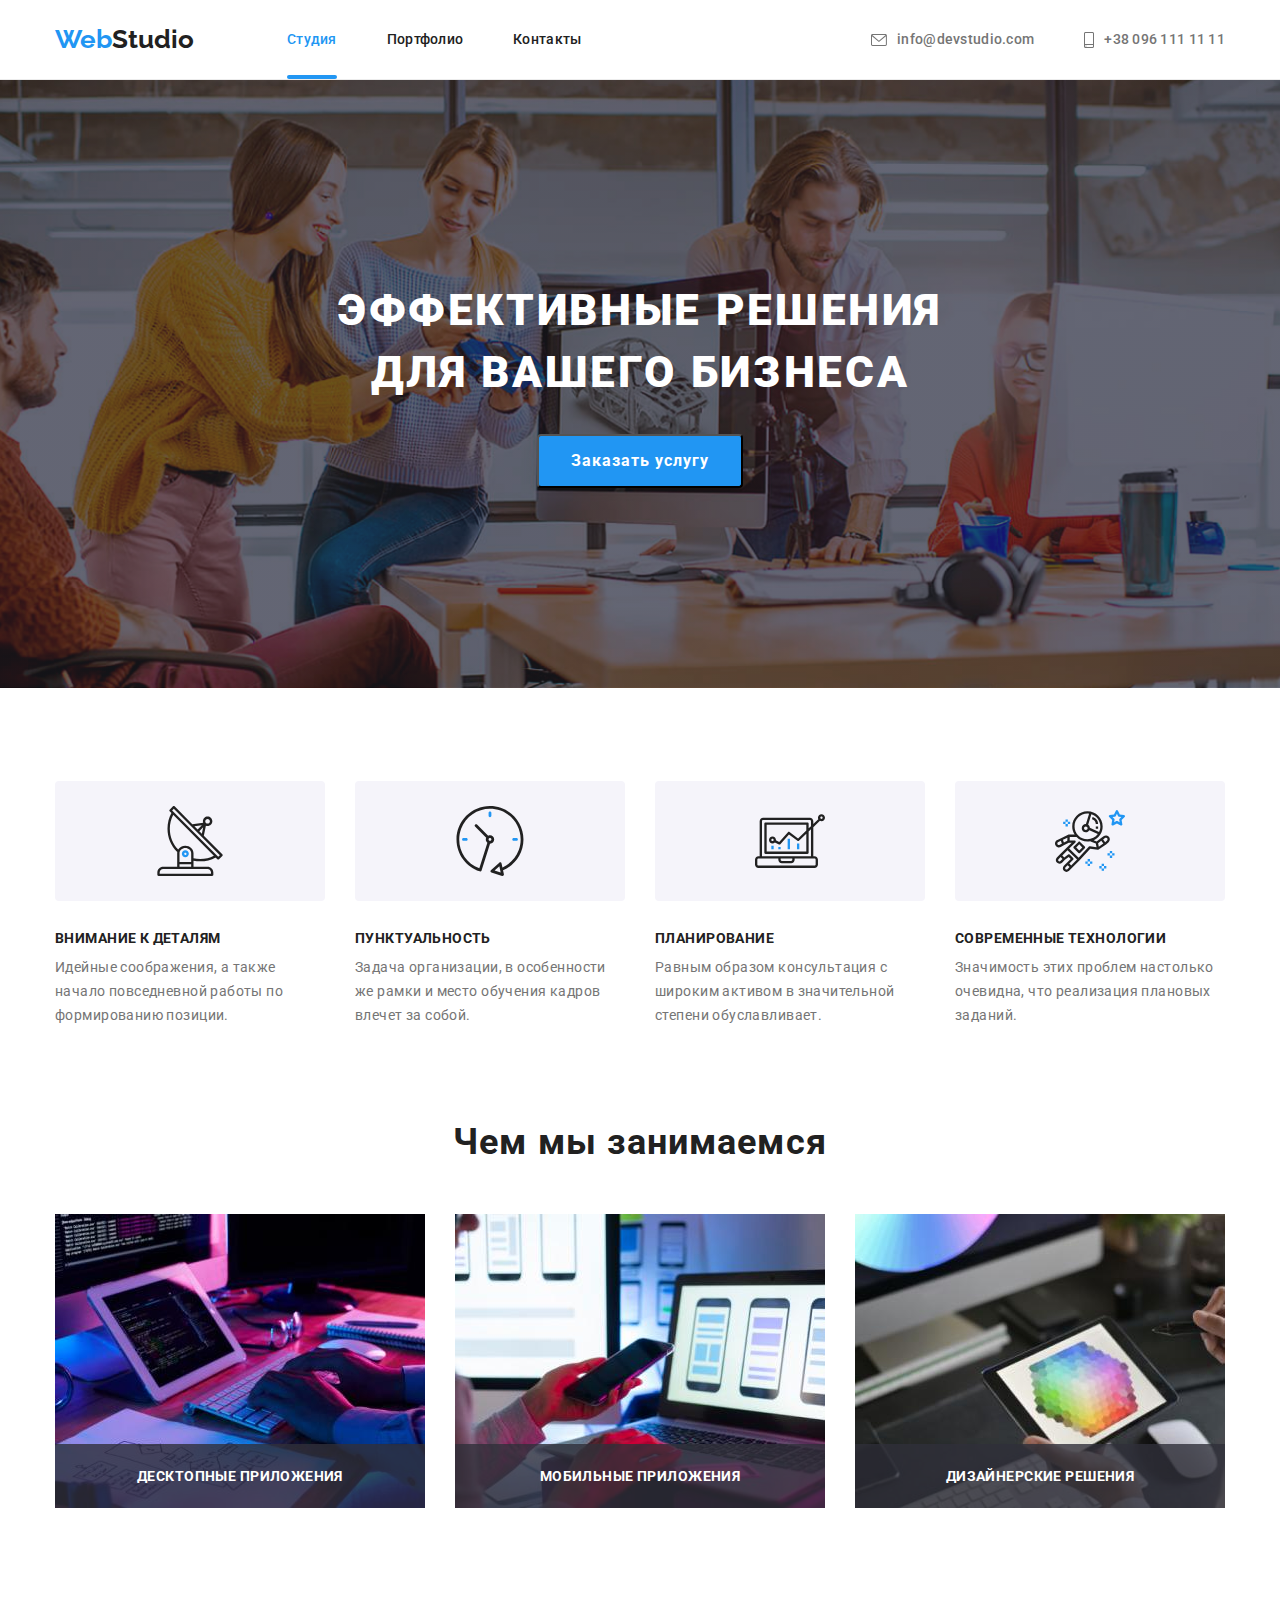
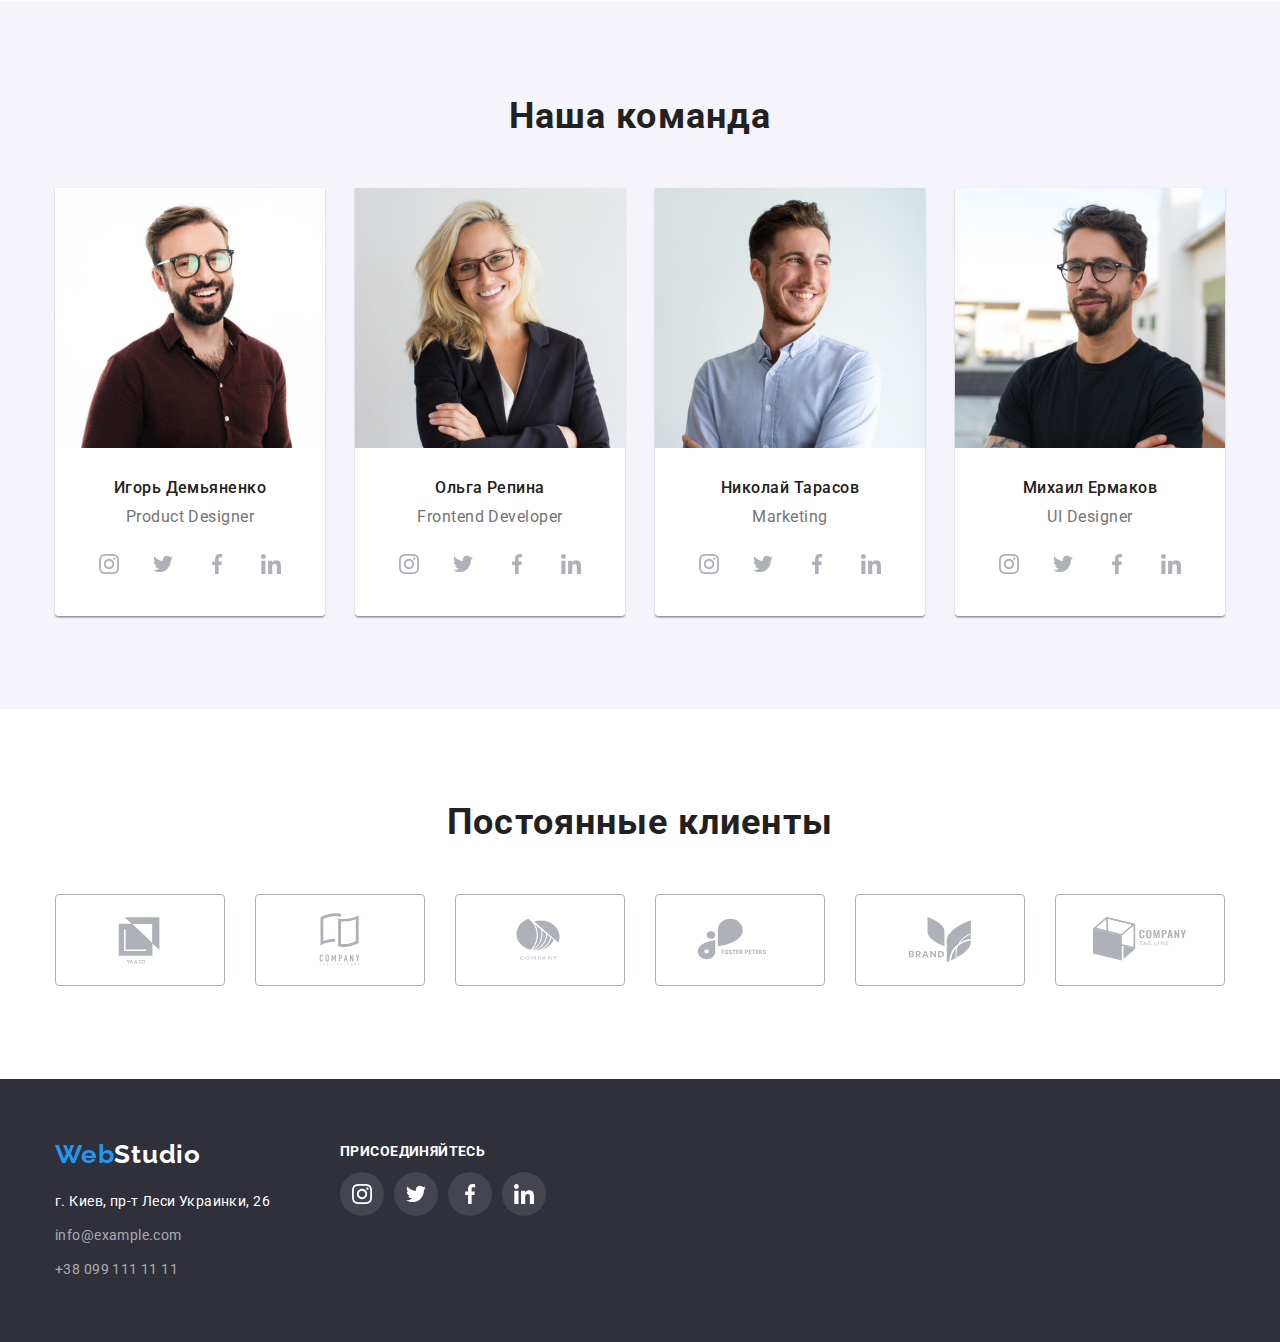
<file: index.html>
<!DOCTYPE html>
<html lang="ru">
  <head>
    <meta charset="UTF-8" />
    <meta http-equiv="X-UA-Compatible" content="IE=edge" />
    <meta name="viewport" content="width=device-width, initial-scale=1.0" />
    <title>Web Studio</title>
    <link
      rel="stylesheet"
      href="https://cdnjs.cloudflare.com/ajax/libs/modern-normalize/1.0.0/modern-normalize.min.css"/>
    <link rel="preconnect" href="https://fonts.googleapis.com" />
    <link rel="preconnect" href="https://fonts.gstatic.com" crossorigin />
    <link
      href="https://fonts.googleapis.com/css2?family=Raleway:wght@700&family=Roboto:wght@400;500;700;900&display=swap"
      rel="stylesheet"/>
    <link rel="stylesheet" href="./css/styles.css" />
  </head>
  <body>
    <!--Шапка сайта-->
    <header class="header">
      <div class="container">
        <nav class="nav">
          <a class="logo" href="./index.html"
            ><span class="accent">Web</span>Studio</a>

          <ul class="site-nav">
            <li class="saitt-nav-list">
              <a class="link active carent" href="./index.html">Студия</a>
            </li>
            <li class="saitt-nav-list">
              <a class="link" href="./portfolio.html">Портфолио</a>
            </li>
            <li class="saitt-nav-list">
              <a class="link" href="">Контакты</a>
            </li>
          </ul>
        </nav>

        <ul class="adres-lin">
          <li class="link-links">
            <a class="adres-link" href="mailto:info@devstudio.com" ><svg class="adrec-icon" width="16" height="12" ><use href="./images/sprait.svg#icon-mail"></use></svg> info@devstudio.com</a>
          </li>
          <li class="link-links tel">
            <a class="adres-link" href="tel:+380961111111"><svg class="adrec-icon" width="10" height="16" ><use href="./images/sprait.svg#icon-phone"></use></svg>+38 096 111 11 11</a>
          </li>
        </ul>
      </div>
    </header>

    <main>
      <!--Герой-->
      <section class="hero">
        <div class="container">
          <h1 class="hero-text">Эффективные решения для вашего бизнеса</h1>
          <button class="button-hero" data-modal-open type="button">Заказать услугу</button>
         
        </div>
      </section>
      <!--Особенности-->
      <section class="section">
        <!-- <h2 class="features">Особинности</h2> -->
        <div class="container specifics">

          <ul class="section-titel">
            <li class="specifics-list">
              <div class="sprcific-card">
                <svg class="specifics-icon" width="70" height="70"><use  href="./images/sprait.svg#icon-antenna"></use></svg>
              </div>
              <h3 class="titel-features">Внимание к деталям</h3>
              <p class="list-feat">
                Идейные соображения, а также начало повседневной работы по
                формированию позиции.
              </p>
            </li>

            <li class="specifics-list">
              <div class="sprcific-card">
                <svg class="specifics-icon" width="70" height="70"><use  href="./images/sprait.svg#icon-clock"></use></svg>
              </div>
              <h3 class="titel-features">Пунктуальность</h3>
              <p class="list-feat">
                Задача организации, в особенности же рамки и место обучения
                кадров влечет за собой.
              </p>
            </li>
            <li class="specifics-list">
              <div class="sprcific-card">
                <svg class="specifics-icon" width="70" height="70"><use href="./images/sprait.svg#icon-diagram"></use></svg>
              </div>
              <h3 class="titel-features">Планирование</h3>
              <p class="list-feat">
                Равным образом консультация с широким активом в значительной
                степени обуславливает.
              </p>
            </li>
            <li class="specifics-list">
              <div class="sprcific-card">
                <svg class="specifics-icon" width="70" height="70"><use href="./images/sprait.svg#icon-astronaut"></use></svg>
              </div>
              <h3 class="titel-features">Современные технологии</h3>
              <p class="list-feat">
                Значимость этих проблем настолько очевидна, что реализация
                плановых заданий.
              </p>
            </li>
          </ul>
        </div>
      </section>
      <!--Чем ми занимаемся-->

      <section class="foto-produkt" >
        <div class="container">
          <h2 class="about-title">Чем мы занимаемся</h2>
            <ul class="foto">
              <li class="foto-list">
                <img
                  src="./images/disain.jpg"
                  alt="проектируємо розробляємо"
                  width="370"/>
                  <p class="foto-list-text">Десктопные приложения</p>
              </li>
              <li class="foto-list">
                <img
                  src="./images/work.jpg"
                  alt="розробляемо на разниє устройства"
                  width="370"/>
                  <p class="foto-list-text">Мобильные приложения</p>
              </li>
              <li class="foto-list">
                <img
                  src="./images/app.jpg"
                  alt="тестируєм и запускаєм"
                  width="370"/>
                  <p class="foto-list-text">Дизайнерские решения</p>
              </li>
            </ul>
        </div>
      </section>
      <!--Команда-->
      <section class="section team">
        <div class="container teams-section">
          <h2 class="team-titel">Наша команда</h2>
          <ul class="team-list">
            <li class="team-card">
              <img src="./images/1.jpg" alt="сотрудник" width="270" />
              <div class="team-cart-conteiner">
                <h3 class="team-name">Игорь Демьяненко</h3>
                <p class="team-position">Product Designer</p>
                <ul class="soc-list">
                  <li class="soc-item"><a class="soc-link" href=""><svg class="icon" width="20" height="20"><use href="./images/sprait.svg#icon-instagram"></use></svg> </a></li>
                  <li class="soc-item"><a class="soc-link" href=""><svg class="icon" width="20" height="20"><use href="./images/sprait.svg#icon-twitter"></use></svg></a></li>
                  <li class="soc-item"><a class="soc-link" href=""><svg class="icon" width="20" height="20"><use href="./images/sprait.svg#icon-facebook"></use></svg></a></li>
                  <li class="soc-item"><a class="soc-link" href=""><svg class="icon" width="20" height="20"><use href="./images/sprait.svg#icon-linkedin-1"></use></svg></a></li>
                </ul>
              </div>
         
            </li>
            <li class="team-card">
              <img src="./images/2.jpg" alt="сотруднік" width="270" />
              <div class="team-cart-conteiner">
                <h3 class="team-name">Ольга Репина</h3>
                <p class="team-position">Frontend Developer</p>
                <ul class="soc-list">
                  <li class="soc-item"><a class="soc-link" href=""><svg class="icon" width="20" height="20"><use href="./images/sprait.svg#icon-instagram"></use></svg> </a></li>
                  <li class="soc-item"><a class="soc-link" href=""><svg class="icon" width="20" height="20"><use href="./images/sprait.svg#icon-twitter"></use></svg></a></li>
                  <li class="soc-item"><a class="soc-link" href=""><svg class="icon" width="20" height="20"><use href="./images/sprait.svg#icon-facebook"></use></svg></a></li>
                  <li class="soc-item"><a class="soc-link" href=""><svg class="icon" width="20" height="20"><use href="./images/sprait.svg#icon-linkedin-1"></use></svg></a></li>
                </ul>
              </div>
           
            </li>
            <li class="team-card">
              <img src="./images/3.jpg" alt="сотрудник" width="270" />
              <div class="team-cart-conteiner">
                <h3 class="team-name">Николай Тарасов</h3>
                <p class="team-position">Marketing</p>
                <ul class="soc-list">
                  <li class="soc-item"><a class="soc-link" href=""><svg class="icon" width="20" height="20"><use href="./images/sprait.svg#icon-instagram"></use></svg> </a></li>
                  <li class="soc-item"><a class="soc-link" href=""><svg class="icon" width="20" height="20"><use href="./images/sprait.svg#icon-twitter"></use></svg></a></li>
                  <li class="soc-item"><a class="soc-link" href=""><svg class="icon" width="20" height="20"><use href="./images/sprait.svg#icon-facebook"></use></svg></a></li>
                  <li class="soc-item"><a class="soc-link" href=""><svg class="icon" width="20" height="20"><use href="./images/sprait.svg#icon-linkedin-1"></use></svg></a></li>
                </ul>
              </div>
         
            </li>
            <li class="team-card">
              <img src="./images/4.jpg" alt="сотруднік" width="270" />
              <div class="team-cart-conteiner">
                <h3 class="team-name">Михаил Ермаков</h3>
              <p class="team-position">UI Designer</p>
              <ul class="soc-list">
                <li class="soc-item"><a class="soc-link" href=""><svg class="icon" width="20" height="20"><use href="./images/sprait.svg#icon-instagram"></use></svg> </a></li>
                <li class="soc-item"><a class="soc-link" href=""><svg class="icon" width="20" height="20"><use href="./images/sprait.svg#icon-twitter"></use></svg></a></li>
                <li class="soc-item"><a class="soc-link" href=""><svg class="icon" width="20" height="20"><use href="./images/sprait.svg#icon-facebook"></use></svg></a></li>
                <li class="soc-item"><a class="soc-link" href=""><svg class="icon" width="20" height="20"><use href="./images/sprait.svg#icon-linkedin-1"></use></svg></a></li>
              </ul>
              </div>
              
            </li>
          </ul>
        </div>
      </section>
      <!-- Компаніі -->
      <section class="section">
      <div class="container compani">
        <h2 class="compani-titel">Постоянные клиенты</h2>
        <ul class="compani-list">
          <li class="compani-item"><a class="compani-link" href=""><svg class="icon-compani" width="106" height="60"><use href="./images/sprait.svg#icon-compani_one"></use></svg></a></li>
          <li class="compani-item"><a class="compani-link" href=""><svg class="icon-compani" width="106" height="60"><use href="./images/sprait.svg#icon-compani_tuo"></use></svg></a></li>
          <li class="compani-item"><a class="compani-link" href=""><svg class="icon-compani" width="106" height="60"><use href="./images/sprait.svg#icon-compani_trri"></use></svg></a></li>
          <li class="compani-item"><a class="compani-link" href=""><svg class="icon-compani" width="106" height="60"><use href="./images/sprait.svg#icon-compani_zitiri"></use></svg></a></li>
          <li class="compani-item"><a class="compani-link" href=""><svg class="icon-compani" width="106" height="60"><use href="./images/sprait.svg#icon-compani_fife"></use></svg></a></li>
          <li class="compani-item"><a class="compani-link" href=""><svg class="icon-compani" width="106" height="60"><use href="./images/sprait.svg#icon-compani_six"></use></svg></a></li>
  </ul>

      </div>
      </section >

    </main>

    <!--Подвал-->
    <footer class="footer">
      <div class="container futerr-soc">
        <div class="fut-coteiner">
        <a class="logo-footer" href="./index.html">Web<span class="accent-footer">Studio</span></a>
        <address class="adres-list">
          <ul >
            <li class="adres-list-text">
              <a
                class="footer-adres"
                href="https://www.google.com/maps/place/%D0%B1%D1%83%D0%BB.+%D0%9B%D0%B5%D1%81%D0%B8+%D0%A3%D0%BA%D1%80%D0%B0%D0%B8%D0%BD%D0%BA%D0%B8,+26,+%D0%9A%D0%B8%D0%B5%D0%B2,+02000/@50.4265807,30.5361971,17z/data=!3m1!4b1!4m5!3m4!1s0x40d4cf0e033ecbe9:0x57a4dffefec77da0!8m2!3d50.4265807!4d30.5383858"
                target="_blank">г. Киев, пр-т Леси Украинки, 26</a>
            </li>
            <li class="adres-list-text">
              <a class="footer-contact" href="mailto:info@example.com">info@example.com</a>
            </li>
            <li class="adres-list-text">
              <a class="footer-contact" href="tel:+380991111111">+38 099 111 11 11</a>
            </li>
          </ul>
        </address>
      </div>
      <div class="fuuter-soc-lisr">
      <h3 class="footer-taitel">присоединяйтесь</h3>
        <ul class="soc-list">
          <li class="soc-item"><a class="soc-link ftr" href=""><svg class="icon-footer" width="20" height="20"><use href="./images/sprait.svg#icon-instagram"></use></svg> </a></li>
          <li class="soc-item"><a class="soc-link ftr" href=""><svg class="icon-footer" width="20" height="20"><use href="./images/sprait.svg#icon-twitter"></use></svg></a></li>
          <li class="soc-item"><a class="soc-link ftr" href=""><svg class="icon-footer" width="20" height="20"><use href="./images/sprait.svg#icon-facebook"></use></svg></a></li>
          <li class="soc-item"><a class="soc-link ftr" href=""><svg class="icon-footer" width="20" height="20"><use href="./images/sprait.svg#icon-linkedin-1"></use></svg></a></li>
        </ul>  
      </div>  
      </div>
    </footer>
    <div class="backdrop is-hidden" data-modal >
      <div class="modal">
        <button class="close-button" type="button" data-modal-close ><svg width="11" height="11"><use href="./images/sprait.svg#icon-clouz"></use></svg></button>
      </div>
    </div>
    
    <script src="./js/modal.js"></script>
  </body>
</html>
</file>
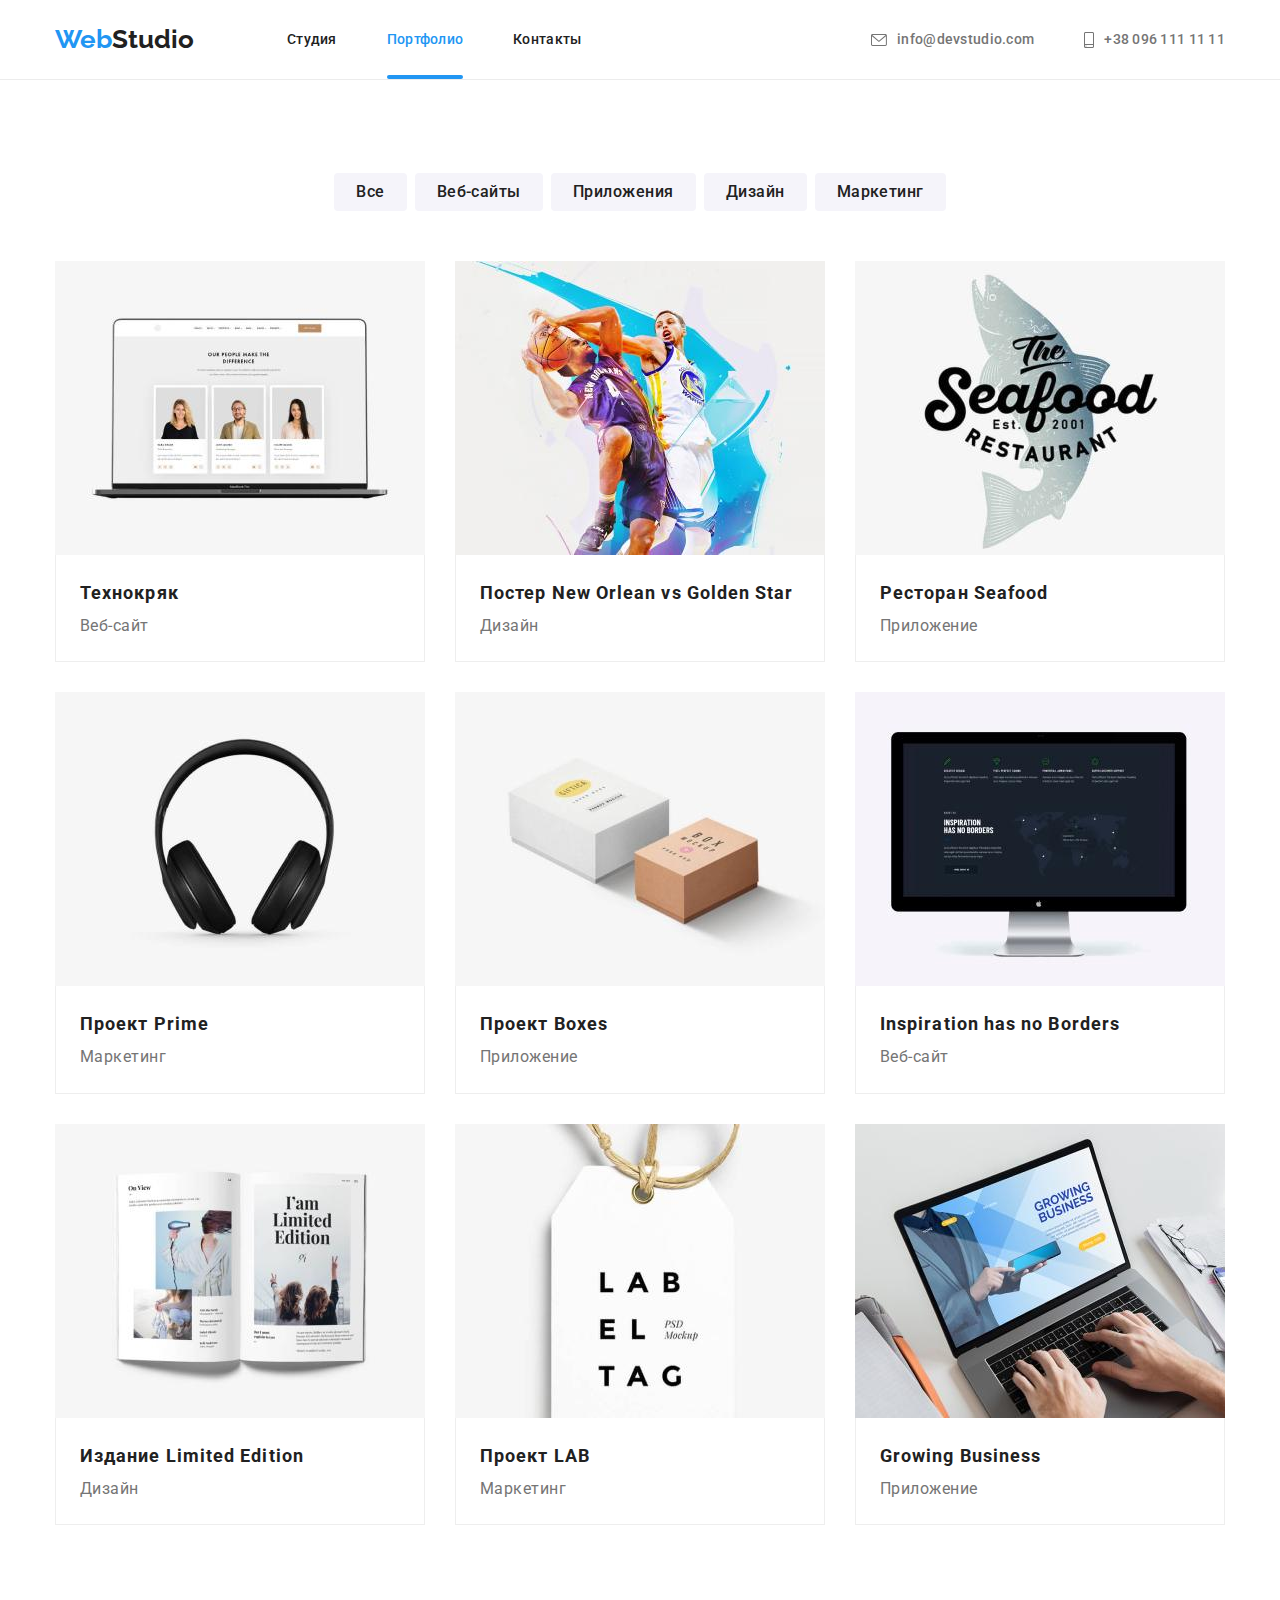
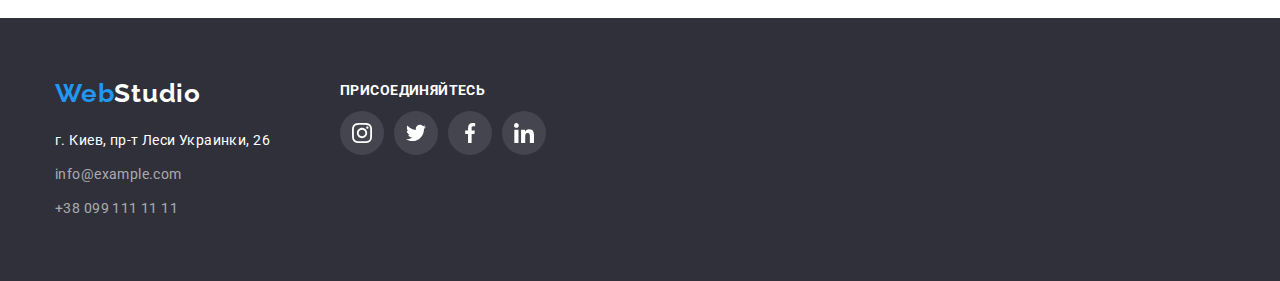
<file: portfolio.html>
<!DOCTYPE html>
<html lang="en">
  <head>
    <meta charset="UTF-8" />
    <meta http-equiv="X-UA-Compatible" content="IE=edge" />
    <meta name="viewport" content="width=device-width, initial-scale=1.0" />
    <title>Portfolio</title>
    <link
      rel="stylesheet"
      href="https://cdnjs.cloudflare.com/ajax/libs/modern-normalize/1.0.0/modern-normalize.min.css"
    />
    <link rel="preconnect" href="https://fonts.googleapis.com" />
    <link rel="preconnect" href="https://fonts.gstatic.com" crossorigin />
    <link
      href="https://fonts.googleapis.com/css2?family=Raleway:wght@700&family=Roboto:wght@400;500;700;900&display=swap"
      rel="stylesheet"
    />
    <link rel="stylesheet" href="./css/styles.css" />
  </head>

  <!--Шапка-->
  <body>
    <!--Шапка сайта-->
    <header class="header">
      <div class="container">
        <nav class="nav">
          <a class="logo" href="./index.html"
            ><span class="accent">Web</span>Studio</a
          >

          <ul class="site-nav">
            <li class="saitt-nav-list">
              <a class="link" href="./index.html">Студия</a>
            </li>
            <li class="saitt-nav-list">
              <a class="link active carent" href="./portfolio.html"
                >Портфолио</a
              >
            </li>
            <li class="saitt-nav-list">
              <a class="link" href="">Контакты</a>
            </li>
          </ul>
        </nav>

        <ul class="adres-lin">
          <li class="link-links">
            <a class="adres-link" href="mailto:info@devstudio.com"
              ><svg class="adrec-icon" width="16" height="12">
                <use href="./images/sprait.svg#icon-mail"></use>
              </svg>
              info@devstudio.com</a
            >
          </li>
          <li class="link-links tel">
            <a class="adres-link" href="tel:+380961111111"
              ><svg class="adrec-icon" width="10" height="16">
                <use href="./images/sprait.svg#icon-phone"></use></svg
              >+38 096 111 11 11</a
            >
          </li>
        </ul>
      </div>
    </header>

    <main>
      <!--Уникальни контент-->
      <section class="section">
        <div class="container">
          <!-- <h1>Наши роботи</h1> -->
          <!--кнопки-->
          <ul class="button-container">
            <li class="button-list">
              <button type="button" class="button">Все</button>
            </li>
            <li class="button-list">
              <button type="button" class="button">Веб-сайты</button>
            </li>
            <li class="button-list">
              <button type="button" class="button">Приложения</button>
            </li>
            <li class="button-list">
              <button type="button" class="button">Дизайн</button>
            </li>
            <li class="button-list">
              <button type="button" class="button">Маркетинг</button>
            </li>
          </ul>
          <ul class="content-proekt">
            <li class="content-card">
              <a class="card-links" href="">
                <div>
                  <div class="open-text">
                    <img
                      src="./images/img11.jpg"
                      alt="ноутбук з откритим сайтом"
                      width="370"
                    />
                    <div class="text-in-foto">
                      <p class="text-is">
                        Ресурс предлагает комплексные предложения с разным
                        уровнем функционала и сервисов. Все это позволит
                        посетителю получить исчерпывающие сведения о компании
                        или частном лице.
                      </p>
                    </div>
                  </div>

                  <div class="card-text">
                    <h2 class="subtitle">Технокряк</h2>
                    <p class="desc">Веб-сайт</p>
                  </div>
                </div>
              </a>
            </li>
            <li class="content-card">
              <a class="card-links" href="">
                <div class="open-text">
                  <img
                    src="./images/img21.jpg"
                    alt="два баскетболиста"
                    width="370"
                  />

                  <div class="text-in-foto">
                    <p class="text-is">
                      Ресурс предлагает комплексные предложения с разным уровнем
                      функционала и сервисов. Все это позволит посетителю
                      получить исчерпывающие сведения о компании или частном
                      лице.
                    </p>
                  </div>
                </div>
                <div class="card-text">
                  <h2 class="subtitle">Постер New Orlean vs Golden Star</h2>
                  <p class="desc">Дизайн</p>
                </div>
              </a>
            </li>
            <li class="content-card">
              <a class="card-links" href="">
                <div class="open-text">
                  <img
                    src="./images/img31.jpg"
                    alt="риба и логотип ресторана"
                    width="370"
                  />
                  <div class="text-in-foto">
                    <p class="text-is">
                      Ресурс предлагает комплексные предложения с разным уровнем
                      функционала и сервисов. Все это позволит посетителю
                      получить исчерпывающие сведения о компании или частном
                      лице.
                    </p>
                  </div>
                </div>
                <div class="card-text">
                  <h2 class="subtitle">Ресторан Seafood</h2>
                  <p class="desc">Приложение</p>
                </div>
              </a>
            </li>
            <li class="content-card">
              <a class="card-links" href="">
                <div class="open-text">
                  <img src="./images/img41.jpg" alt="наушникы" width="370" />
                  <div class="text-in-foto">
                    <p class="text-is">
                      Ресурс предлагает комплексные предложения с разным уровнем
                      функционала и сервисов. Все это позволит посетителю
                      получить исчерпывающие сведения о компании или частном
                      лице.
                    </p>
                  </div>
                </div>
                <div class="card-text">
                  <h2 class="subtitle">Проект Prime</h2>
                  <p class="desc">Маркетинг</p>
                </div>
              </a>
            </li>
            <li class="content-card">
              <a class="card-links" href="">
                <div class="open-text">
                  <img src="./images/img51.jpg" alt="две каробки" width="370" />
                  <div class="text-in-foto">
                    <p class="text-is">
                      Ресурс предлагает комплексные предложения с разным уровнем
                      функционала и сервисов. Все это позволит посетителю
                      получить исчерпывающие сведения о компании или частном
                      лице.
                    </p>
                  </div>
                </div>
                <div class="card-text">
                  <h2 class="subtitle">Проект Boxes</h2>
                  <p class="desc">Приложение</p>
                </div>
              </a>
            </li>
            <li class="content-card">
              <a class="card-links" href="">
                <div class="open-text">
                  <img
                    src="./images/img61.jpg"
                    alt="монитор з откритым сайтом"
                    width="370"
                  />
                  <div class="text-in-foto">
                    <p class="text-is">
                      Ресурс предлагает комплексные предложения с разным уровнем
                      функционала и сервисов. Все это позволит посетителю
                      получить исчерпывающие сведения о компании или частном
                      лице.
                    </p>
                  </div>
                </div>
                <div class="card-text">
                  <h2 class="subtitle">Inspiration has no Borders</h2>
                  <p class="desc">Веб-сайт</p>
                </div>
              </a>
            </li>
            <li class="content-card">
              <a class="card-links" href="">
                <div class="open-text">
                  <img
                    src="./images/img71.jpg"
                    alt="открытая книга"
                    width="370"
                  />
                  <div class="text-in-foto">
                    <p class="text-is">
                      Ресурс предлагает комплексные предложения с разным уровнем
                      функционала и сервисов. Все это позволит посетителю
                      получить исчерпывающие сведения о компании или частном
                      лице.
                    </p>
                  </div>
                </div>
                <div class="card-text">
                  <h2 class="subtitle">Издание Limited Edition</h2>
                  <p class="desc">Дизайн</p>
                </div>
              </a>
            </li>
            <li class="content-card">
              <a class="card-links" href="">
                <div class="open-text">
                  <img src="./images/img81.jpg" alt="лейба" width="370" />
                  <div class="text-in-foto">
                    <p class="text-is">
                      Ресурс предлагает комплексные предложения с разным уровнем
                      функционала и сервисов. Все это позволит посетителю
                      получить исчерпывающие сведения о компании или частном
                      лице.
                    </p>
                  </div>
                </div>

                <div class="card-text">
                  <h2 class="subtitle">Проект LAB</h2>
                  <p class="desc">Маркетинг</p>
                </div>
              </a>
            </li>
            <li class="content-card">
              <a class="card-links" href="">
                <div class="open-text">
                  <img
                    src="./images/img91.jpg"
                    alt="печитают на ноутбуке"
                    width="370"
                  />
                  <div class="text-in-foto">
                    <p class="text-is">
                      Ресурс предлагает комплексные предложения с разным уровнем
                      функционала и сервисов. Все это позволит посетителю
                      получить исчерпывающие сведения о компании или частном
                      лице.
                    </p>
                  </div>
                </div>
                <div class="card-text">
                  <h2 class="subtitle">Growing Business</h2>
                  <p class="desc">Приложение</p>
                </div>
              </a>
            </li>
          </ul>
        </div>
      </section>
    </main>
    <!--Подвал-->
    <footer class="footer">
      <div class="container futerr-soc">
        <div class="fut-coteiner">
          <a class="logo-footer" href="./index.html"
            >Web<span class="accent-footer">Studio</span></a
          >
          <address class="adres-list">
            <ul>
              <li class="adres-list-text">
                <a
                  class="footer-adres"
                  href="https://www.google.com/maps/place/%D0%B1%D1%83%D0%BB.+%D0%9B%D0%B5%D1%81%D0%B8+%D0%A3%D0%BA%D1%80%D0%B0%D0%B8%D0%BD%D0%BA%D0%B8,+26,+%D0%9A%D0%B8%D0%B5%D0%B2,+02000/@50.4265807,30.5361971,17z/data=!3m1!4b1!4m5!3m4!1s0x40d4cf0e033ecbe9:0x57a4dffefec77da0!8m2!3d50.4265807!4d30.5383858"
                  target="_blank"
                  >г. Киев, пр-т Леси Украинки, 26</a
                >
              </li>
              <li class="adres-list-text">
                <a class="footer-contact" href="mailto:info@example.com"
                  >info@example.com</a
                >
              </li>
              <li class="adres-list-text">
                <a class="footer-contact" href="tel:+380991111111"
                  >+38 099 111 11 11</a
                >
              </li>
            </ul>
          </address>
        </div>
        <div class="fuuter-soc-lisr">
          <h3 class="footer-taitel">присоединяйтесь</h3>
          <ul class="soc-list">
            <li class="soc-item">
              <a class="soc-link ftr" href=""
                ><svg class="icon-footer" width="20" height="20">
                  <use href="./images/sprait.svg#icon-instagram"></use>
                </svg>
              </a>
            </li>
            <li class="soc-item">
              <a class="soc-link ftr" href=""
                ><svg class="icon-footer" width="20" height="20">
                  <use href="./images/sprait.svg#icon-twitter"></use></svg
              ></a>
            </li>
            <li class="soc-item">
              <a class="soc-link ftr" href=""
                ><svg class="icon-footer" width="20" height="20">
                  <use href="./images/sprait.svg#icon-facebook"></use></svg
              ></a>
            </li>
            <li class="soc-item">
              <a class="soc-link ftr" href=""
                ><svg class="icon-footer" width="20" height="20">
                  <use href="./images/sprait.svg#icon-linkedin-1"></use></svg
              ></a>
            </li>
          </ul>
        </div>
      </div>
    </footer>
  </body>
</html>
</file>
<file: css/styles.css>
:root {
  --primery-text-color: #757575;
  --title-text-color: #212121;
  --accent-color: #2196f3;
  --primery-white-color: #fff;
  --fon-color: #2f303a;
  --transition: 250ms cubic-bezier(0.4, 0, 0.2, 1);
}

body {
  color: var(--primery-text-color);
  background-color: var(--primery-white-color);
  font-style: normal;
  font-family: Roboto, sans-serif;
  font-weight: 400;
  font-size: 14px;
}

h1,
h2,
h3,
h4,
h5,
h6,
p {
  margin: 0;
}

ul {
  margin: 0;
  padding-left: 0;
}

li {
  list-style-type: none;
  /* Убираем маркеры */
}

a {
  text-decoration: none;
}

img {
  display: block;
}

/* .no-scroll {
    overflow: hidden;
} */
.backdrop {
  position: fixed;
  top: 0;
  left: 0%;
  width: 100%;
  height: 100%;
  background: rgba(0, 0, 0, 0.2);
  transition: opacity 1s cubic-bezier(0.4, 0, 0.2, 1),
    visibility 400ms cubic-bezier(0.4, 0, 0.2, 1);
}

.is-hidden {
  opacity: 0;
  visibility: hidden;
  pointer-events: none;
}

/* .modal{
  display: flex;
  position: absolute;
  top: 50%;
  right: 50%;
  min-width: 528px;
  min-height: 581px;
  transform: translate(-50%, -50%);
  background: #FFFFFF;
  box-shadow: 0px 1px 3px rgba(0, 0, 0, 0.12), 0px 1px 1px rgba(0, 0, 0, 0.14), 0px 2px 1px rgba(0, 0, 0, 0.2);
  border-radius: 4px; 
} */
.modal {
  display: flex;
  position: absolute;
  top: 50%;
  left: 50%;
  transform: translate(-50%, -50%);
  min-width: 521px;
  min-height: 581px;
  padding: 15px;
  background-color: #ffffff;
  box-shadow: 0px 1px 3px rgb(0 0 0 / 12%), 0px 1px 1px rgb(0 0 0 / 14%),
    0px 2px 1px rgb(0 0 0 / 20%);
  border-radius: 4px;
  transition: transform 500ms linear;
}

.beckdrop.is-hidden .modal {
  transform: translate(-50%, -50%) scale(0) rotate(45deg);
}

.close-button {
  display: flex;
  align-items: center;
  justify-content: center;
  width: 30px;
  height: 30px;
  margin-left: auto;
  border-radius: 50%;
  background: #ffffff;
  border: 1px solid rgba(0, 0, 0, 0.1);
  box-sizing: border-box;
}

.container {
  width: 1200px;
  padding: 0 15px;
  margin: 0 auto;
}

.section {
  padding: 93px 0;
}

/*шапка */
.header {
  /* padding: 24px 0; */
  border-bottom: 1px solid #ececec;
  background-color: #ffffff;
}

.header .container {
  display: flex;
  align-items: center;
}

.logo {
  color: #212121;
  font-family: "Raleway";
  font-weight: 700;
  font-size: 26px;
  line-height: 1.2;
  margin-right: 93px;
}

.nav {
  display: flex;
  align-items: center;
}

.site-nav {
  display: flex;
  align-items: center;
}

.saitt-nav-list {
  margin-right: 50px;
}

.adres-lin {
  display: flex;
  align-items: center;
}

/* .link-links{
  display: block;
  display: flex;
  align-items: center;
} */

.adres-lin {
  margin-left: auto;
}

.tel {
  margin-left: 50px;
}

.accent {
  color: #2196f3;
}

.site-nav .link {
  display: block;
  font-weight: 500;
  font-size: 14px;
  line-height: 1.1;
  letter-spacing: 0.02em;
  color: var(--title-text-color);
  padding: 32px 0;
  position: relative;
  transition: color, var(--transition);
}

.site-nav .link:hover,
.site-nav .link:focus {
  color: var(--accent-color);
}

.carent::after {
  content: "";
  position: absolute;
  width: 100%;
  height: 4px;
  background: #2196f3;
  border-radius: 2px;
  bottom: 0;
  left: 0;
}

.site-nav .active {
  color: var(--accent-color);
}

.adres-link {
  font-weight: 500;
  font-size: 14px;
  line-height: 1.1;
  letter-spacing: 0.02em;
  color: #757575;
  display: flex;
  align-items: center;
  transition: color, var(--transition);
}
.adres-link:hover,
.adres-link:focus {
  color: var(--accent-color);
}

.adrec-icon {
  display: block;
  fill: currentColor;
  margin-right: 10px;
}

/* hero */

.hero {
  background: #2f303a;
  padding: 200px 0;
  background-image: linear-gradient(
      rgba(47, 48, 58, 0.4),
      rgba(47, 48, 58, 0.4)
    ),
    url(../images/fons.png);
  background-size: cover;
  max-width: 1600px;
  margin: 0 auto;
  background-repeat: no-repeat;
  background-position: center;
}

.hero-text {
  font-weight: 900;
  font-size: 44px;
  line-height: 1.4;
  text-align: center;
  letter-spacing: 0.06em;
  text-transform: uppercase;
  color: var(--primery-white-color);
  width: 696px;
  margin: 0 auto;
  margin-bottom: 30px;
}

.hero-text {
  text-transform: uppercase;
}

.button-hero {
  font-weight: 700;
  font-size: 16px;
  line-height: 1.9;
  font-family: inherit;

  align-items: center;
  text-align: center;
  letter-spacing: 0.06em;
  color: var(--primery-white-color);
  background: var(--accent-color);
  box-shadow: 0px 4px 4px rgba(0, 0, 0, 0.15);
  border-radius: 4px;
  margin: 0 auto;
  display: block;
  min-width: 200px;
  padding: 10px 32px;
}

/* особиности  */
.specifics {
  display: flex;
  align-items: center;
}

.section-titel {
  display: flex;
  align-items: center;
}

.specifics-list {
  width: 270px;
  margin-right: 30px;
}

/* .specifics-list:not(:last-child) {
  margin: 0;
} */

.features {
  color: #212121;
}

.titel-features {
  font-weight: 700;
  font-size: 14px;
  line-height: 1.1;
  letter-spacing: 0.03em;
  text-transform: uppercase;
  color: var(--title-text-color);
  margin-bottom: 10px;
}

.list-feat {
  font-size: 14px;
  line-height: 1.7;
  letter-spacing: 0.03em;
}

.sprcific-card {
  display: flex;
  align-items: center;
  justify-content: center;
  width: 270px;
  height: 120px;
  background: #f5f4fa;
  border-radius: 4px;
  margin-bottom: 30px;
}

/* про нас */
.foto-produkt {
  padding-bottom: 94px;
}

.about-title {
  font-weight: 700;
  font-size: 36px;
  line-height: 1.2;
  text-align: center;
  letter-spacing: 0.03em;
  color: var(--title-text-color);
  text-align: center;
  margin: 0 auto;
}

.they {
  display: flex;
  align-items: center;
}

.foto {
  display: flex;
  align-items: center;
  margin-top: 50px;
}

.foto-list {
  margin-right: 30px;
  position: relative;
}

.foto-list-text {
  position: absolute;
  text-align: center;
  font-weight: 700;
  bottom: 0;
  left: 0;
  width: 100%;
  font-size: 14px;
  line-height: 16px;
  text-align: center;
  letter-spacing: 0.03em;
  text-transform: uppercase;
  color: var(--primery-white-color);
  background: rgba(47, 48, 58, 0.8);
  padding: 24px 0;
}

.foto-list:last-child {
  margin: 0;
}

/* Team */
.teams-section {
  background-color: #f5f4fa;
}

.team-list {
  display: flex;
  align-items: center;
}

.team-card {
  margin-right: 30px;
  box-shadow: 0px 1px 3px rgba(0, 0, 0, 0.12), 0px 1px 1px rgba(0, 0, 0, 0.14),
    0px 2px 1px rgba(0, 0, 0, 0.2);
  border-radius: 0px 0px 4px 4px;
}

.team-card:last-child {
  margin: 0;
}

.team {
  background-color: #f5f4fa;
}

.team-cart-conteiner {
  text-align: center;
  padding: 30px 10px;
  background-color: var(--primery-white-color);
  border-radius: 0px 0px 4px 4px;
}

.team-titel {
  font-weight: 700;
  font-size: 36px;
  line-height: 1.2;
  text-align: center;
  letter-spacing: 0.03em;
  color: var(--title-text-color);
  text-align: center;
  margin: 0 auto;
  margin-bottom: 50px;
}

.team-name {
  font-weight: 500;
  font-size: 16px;
  line-height: 19px;
  /* identical to box height */
  letter-spacing: 0.03em;
  color: var(--title-text-color);
  margin-bottom: 10px;
}

.team-position {
  font-size: 16px;
  line-height: 1.2;
  letter-spacing: 0.03em;
  margin-bottom: 16px;
}

.soc-list {
  display: flex;
  align-items: center;
  justify-content: center;
}

.soc-item {
  width: 44px;
  height: 44px;
  margin-right: 10px;
}

.soc-item:last-child {
  margin-right: 0;
}

.soc-link {
  display: flex;
  width: 100%;
  height: 100%;
  align-items: center;
  justify-content: center;
  border-radius: 50%;
  transition: background-color, var(--transition);
}

.ftr {
  background: rgba(255, 255, 255, 0.1);
}

.icon-footer {
  fill: var(--primery-white-color);
}

.soc-link:hover,
.soc-link:focus {
  background-color: var(--accent-color);
}

.icon {
  fill: #afb1b8;
  transition: fill, var(--transition);
}

.soc-link:hover .icon,
.soc-link:focus .icon {
  fill: var(--primery-white-color);
}

/* компанії */

.compani-titel {
  font-weight: 700;
  font-size: 36px;
  line-height: 1.16;
  text-align: center;
  letter-spacing: 0.03em;
  color: #212121;
  margin-bottom: 50px;
}

.compani-list {
  display: flex;
  justify-content: center;
  align-items: center;
}

.compani-item {
  width: 170px;
  height: 92px;
  margin-right: 30px;
}

.compani-item:last-child {
  margin-right: 0;
}

.compani-link {
  width: 100%;
  height: 100%;
  display: flex;
  align-items: center;
  justify-content: center;
  color: #afb1b8;
  border: 1px solid #afb1b8;
  box-sizing: border-box;
  border-radius: 4px;
  transition: background-color, var(--transition);
}

.icon-compani {
  fill: currentColor;
}

.compani-link:hover,
.compani-link:focus {
  border-color: var(--accent-color);
  color: var(--accent-color);
}

/* foter */
.footer {
  background: var(--fon-color);
  padding: 60px 0;
}

.logo-footer {
  font-family: "Raleway";
  font-weight: 700;
  font-size: 26px;
  line-height: 1.2;
  letter-spacing: 0.03em;
  color: var(--accent-color);
  margin-bottom: 20px;
  display: block;
}

.adres-list-text {
  margin-bottom: 10px;
}

.adres-list-text:last-child {
  margin: 0;
}

.accent-footer {
  color: var(--primery-white-color);
}

.footer-adres {
  font-size: 14px;
  line-height: 1.7;
  letter-spacing: 0.03em;
  font-style: normal;
  color: var(--primery-white-color);
}

.footer-adres:hover,
.footer-adres:focus {
  color: var(--accent-color);
}

.footer-contact {
  font-size: 14px;
  line-height: 1.7;
  letter-spacing: 0.03em;
  font-style: normal;
  color: rgba(255, 255, 255, 0.6);
}

.footer-contact:hover,
.footer-contact:focus {
  color: var(--accent-color);
}

.fut-coteiner {
  display: flex;
  flex-direction: column;
}

.futerr-soc {
  display: flex;
}

.footer-taitel {
  font-weight: 700;
  font-size: 14px;
  line-height: 1.2px;
  letter-spacing: 0.03em;
  text-transform: uppercase;
  color: #ffffff;
  margin-bottom: 20px;
  margin-right: auto;
}

.fuuter-soc-lisr {
  display: flex;
  align-items: center;
  flex-direction: column;
  margin-left: 70px;
  margin-top: 12px;
}

/* portfolio  */

.button {
  font-weight: 500;
  font-size: 16px;
  line-height: 1.6;
  text-align: center;
  letter-spacing: 0.03em;
  color: var(--title-text-color);
  background: #f5f4fa;
  border-radius: 4px;
  border: none;
  font-family: inherit;
  padding: 6px 22px;
  transition: background-color, color, var(--transition);
}

.button:hover,
.button:focus {
  background: var(--accent-color);
  color: var(--primery-white-color);
}

.subtitle {
  font-weight: 700;
  font-size: 18px;
  line-height: 2;
  letter-spacing: 0.06em;
  color: var(--title-text-color);
}

.desc {
  font-size: 16px;
  line-height: 1.9;
  letter-spacing: 0.03em;
  color: var(--primery-text-color);
}

.saitt-nav-list .active {
  color: var(--accent-color);
}

.button-container {
  display: flex;
  align-items: center;
  justify-content: center;
  margin-bottom: 50px;
}

.content-proekt {
  display: flex;
  flex-wrap: wrap;
  margin-right: -30px;
  margin-bottom: -30px;
}

.card-links {
  display: block;
  transition: box-shadow, var(--transition);
}

.open-text {
  position: relative;
  overflow: hidden;
}

.card-links:hover .text-in-foto {
  transform: translatey(0);
}

.text-in-foto {
  position: absolute;
  content: "";
  top: 0;
  left: 0;
  width: 100%;
  height: 100%;
  background-color: rgba(33, 150, 243, 0.9);
  padding: 63px 24px;
  transform: translatey(100%);
  transition: transform, var(--transition);
}

.text-is {
  font-weight: 400;
  font-size: 18px;
  line-height: 28px;
  letter-spacing: 0.03em;
  color: #ffffff;
}

.content-card {
  width: calc((100% - 90px) / 3);
  margin-bottom: 30px;
  margin-right: 30px;
}

.card-links:hover,
.card-links:focus {
  box-sizing: border-box;
  box-shadow: 0px 1px 1px rgba(0, 0, 0, 0.12), 0px 4px 4px rgba(0, 0, 0, 0.06),
    1px 4px 6px rgba(0, 0, 0, 0.16);
}

.card-text {
  padding: 20px 24px;
  border-right: 1px solid #eeeeee;
  border-bottom: 1px solid #eeeeee;
  border-left: 1px solid #eeeeee;
}

.button-list {
  margin-right: 8px;
}

.button:hover,
.button:focus {
  background-color: var(--accent-color);

  box-shadow: 0px 3px 1px rgba(0, 0, 0, 0.1), 0px 1px 2px rgba(0, 0, 0, 0.08),
    0px 2px 2px rgba(0, 0, 0, 0.12);
  border-radius: 4px;
}

.button-list:last-child {
  margin: 0;
}
</file>
